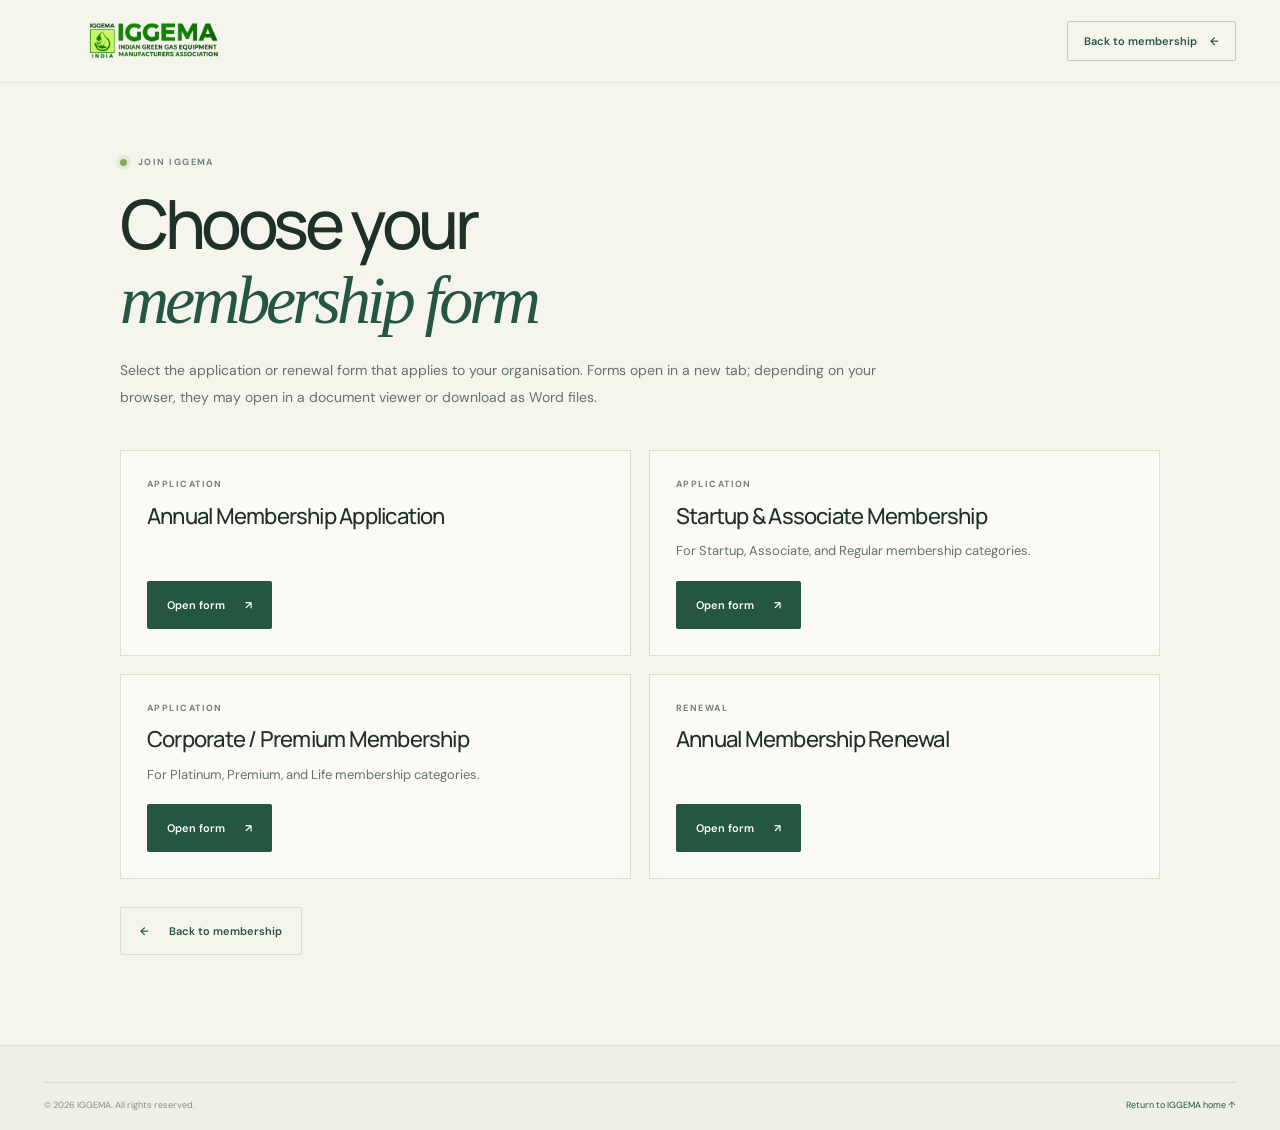
<file: membership-forms.html>
<!DOCTYPE html>
<html lang="en">
<head>
  <meta charset="UTF-8">
  <meta name="viewport" content="width=device-width, initial-scale=1">
  <meta name="theme-color" content="#f5f5ee">
  <meta name="description" content="Choose an IGGEMA membership application or renewal form.">
  <title>Choose a Membership Form — IGGEMA</title>
  <link rel="preconnect" href="https://fonts.googleapis.com">
  <link rel="preconnect" href="https://fonts.gstatic.com" crossorigin>
  <link href="https://fonts.googleapis.com/css2?family=DM+Sans:wght@400;500;600;700&family=Manrope:wght@400;500;600;700;800&display=swap" rel="stylesheet">
  <link rel="stylesheet" href="IGG.css">
  <link rel="stylesheet" href="membership.css">
</head>
<body>
  <a class="skip-link" href="#main-content">Skip to content</a>
  <header class="site-header">
    <nav class="navbar container" aria-label="Main navigation">
      <a class="brand" href="index.html" aria-label="IGGEMA home">
        <img class="brand-logo" src="assets/iggema-logo.png" alt="">
      </a>
      <a class="nav-cta" href="membership.html">Back to membership <span aria-hidden="true">←</span></a>
    </nav>
  </header>

  <main class="charter container form-picker" id="main-content">
    <header class="charter-header">
      <p class="eyebrow"><span class="eyebrow-dot"></span> JOIN IGGEMA</p>
      <h1>Choose your<br><span>membership form</span></h1>
      <p class="charter-intro">Select the application or renewal form that applies to your organisation. Forms open in a new tab; depending on your browser, they may open in a document viewer or download as Word files.</p>
    </header>

    <section class="form-options" aria-label="Available membership forms">
      <article class="form-option">
        <p class="eyebrow">APPLICATION</p>
        <h2>Annual Membership Application</h2>
        <a class="button button-primary" href="IGGEMA_Annual_Membership_Forms_2026.docx" target="_blank" rel="noopener">Open form <span aria-hidden="true">↗</span></a>
      </article>
      <article class="form-option">
        <p class="eyebrow">APPLICATION</p>
        <h2>Startup &amp; Associate Membership</h2>
        <p>For Startup, Associate, and Regular membership categories.</p>
        <a class="button button-primary" href="IGGEMA_Startup_Membership_Forms_2026.docx" target="_blank" rel="noopener">Open form <span aria-hidden="true">↗</span></a>
      </article>
      <article class="form-option">
        <p class="eyebrow">APPLICATION</p>
        <h2>Corporate / Premium Membership</h2>
        <p>For Platinum, Premium, and Life membership categories.</p>
        <a class="button button-primary" href="IGGEMA_Corporate_Membership_Forms_2026.docx" target="_blank" rel="noopener">Open form <span aria-hidden="true">↗</span></a>
      </article>
      <article class="form-option">
        <p class="eyebrow">RENEWAL</p>
        <h2>Annual Membership Renewal</h2>
        <a class="button button-primary" href="IGGEMA_Renewal_Membership_Forms_2026.docx" target="_blank" rel="noopener">Open form <span aria-hidden="true">↗</span></a>
      </article>
    </section>

    <a class="button form-back-button" href="membership.html"><span aria-hidden="true">←</span> Back to membership</a>
  </main>

  <footer class="footer">
    <div class="container footer-bottom">
      <span>© 2026 IGGEMA. All rights reserved.</span>
      <a href="index.html">Return to IGGEMA home ↑</a>
    </div>
  </footer>
</body>
</html>
</file>
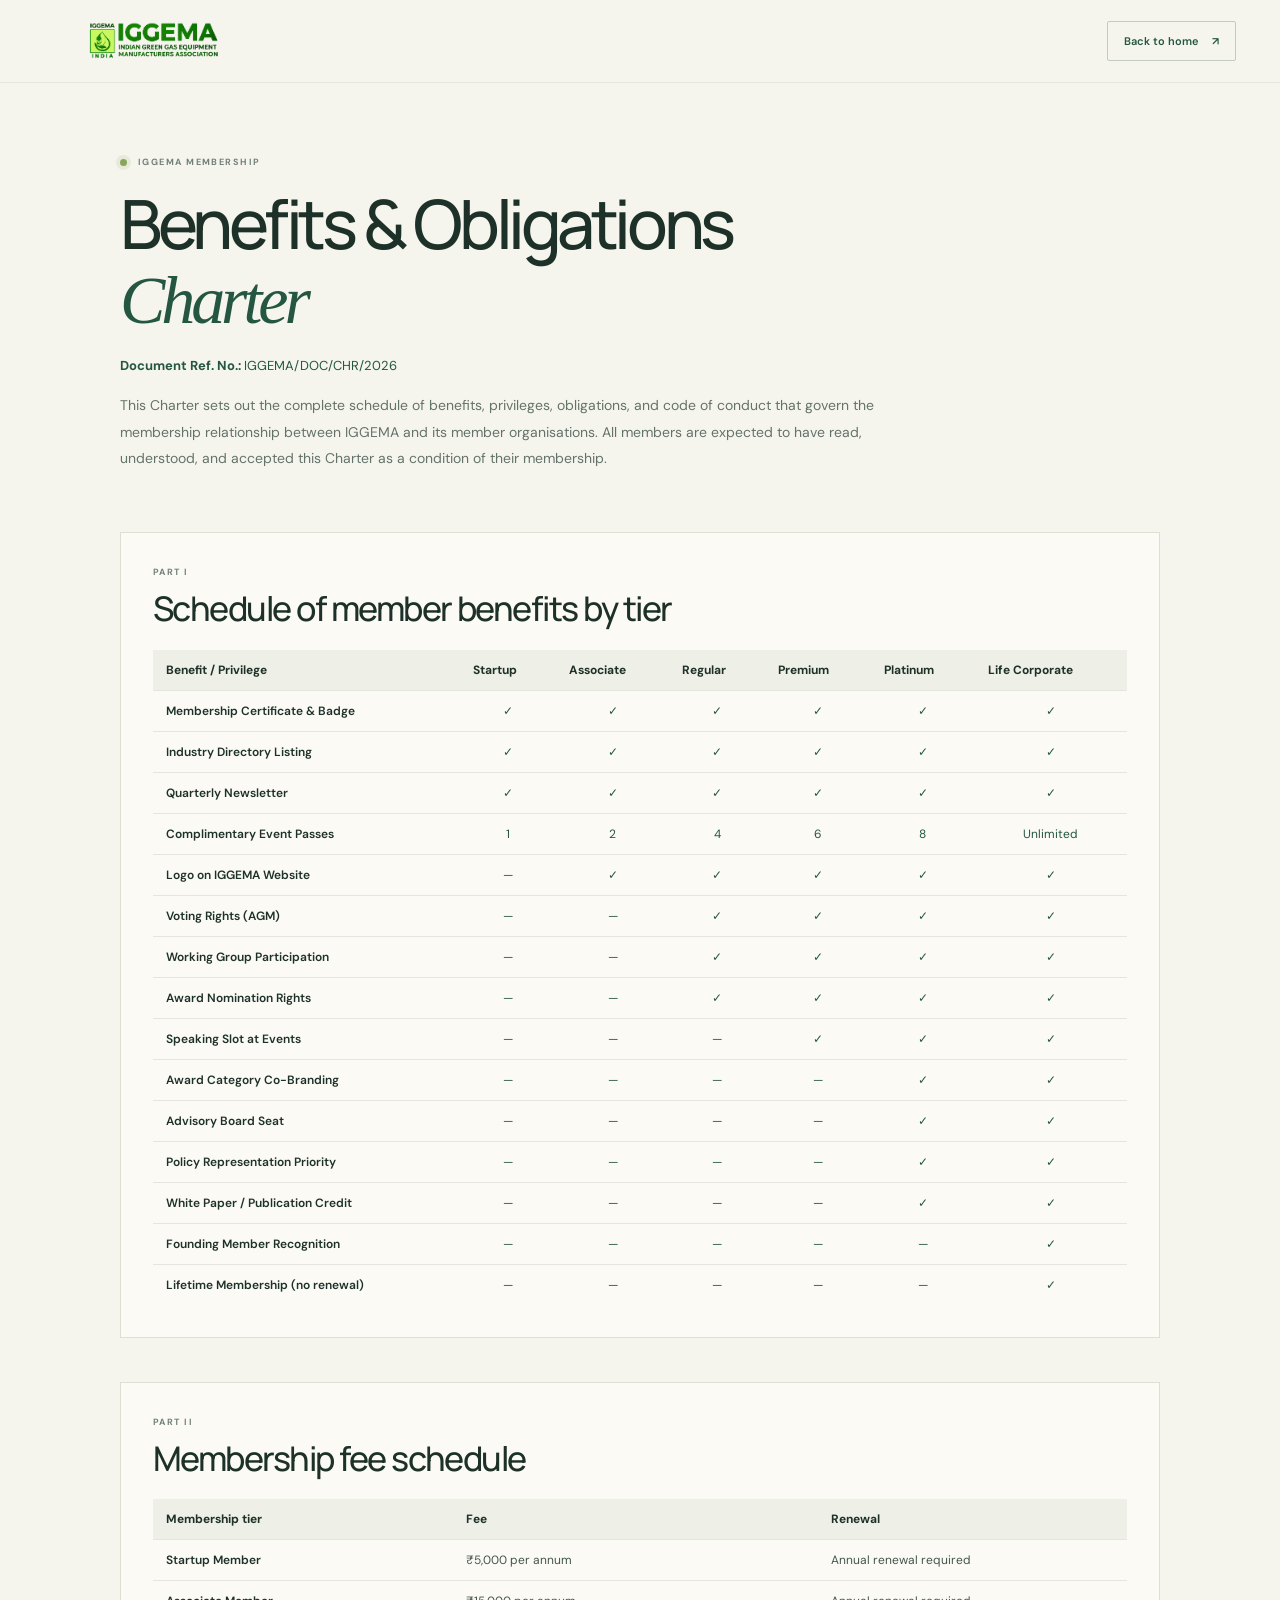
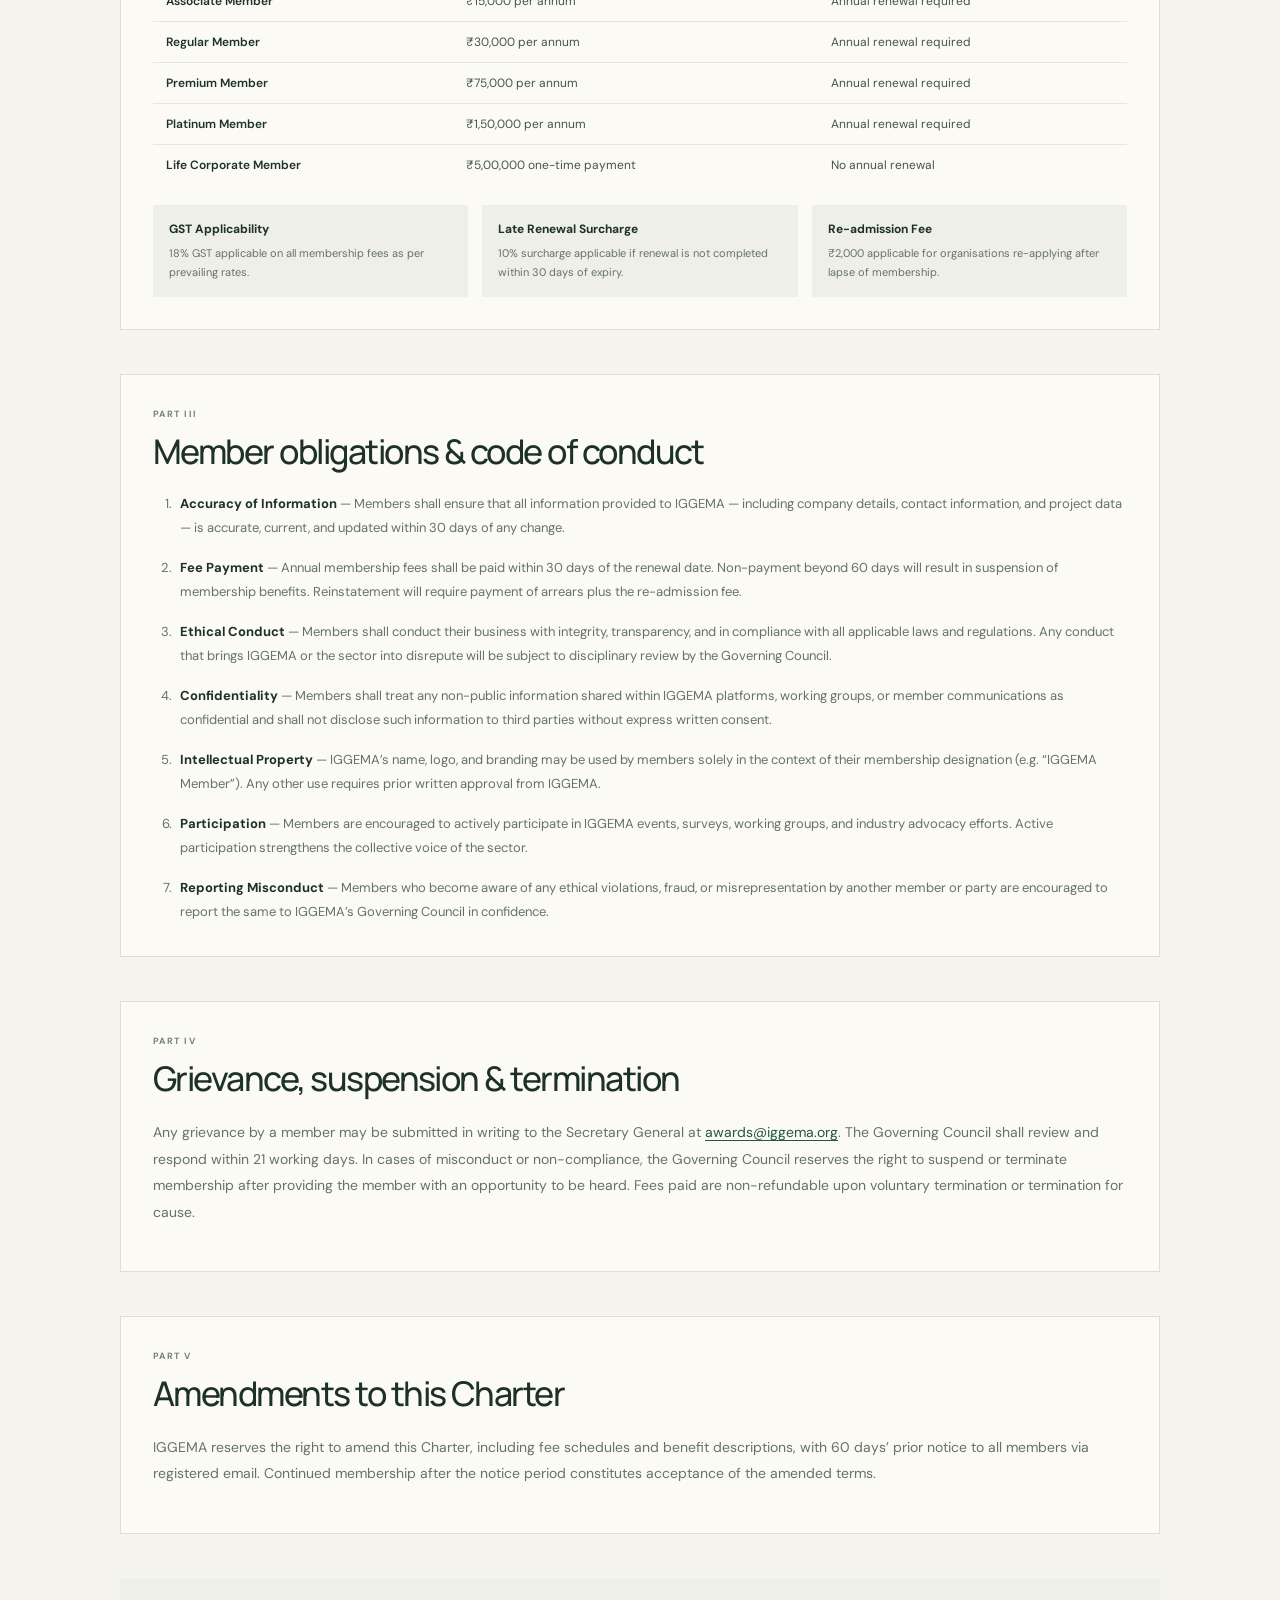
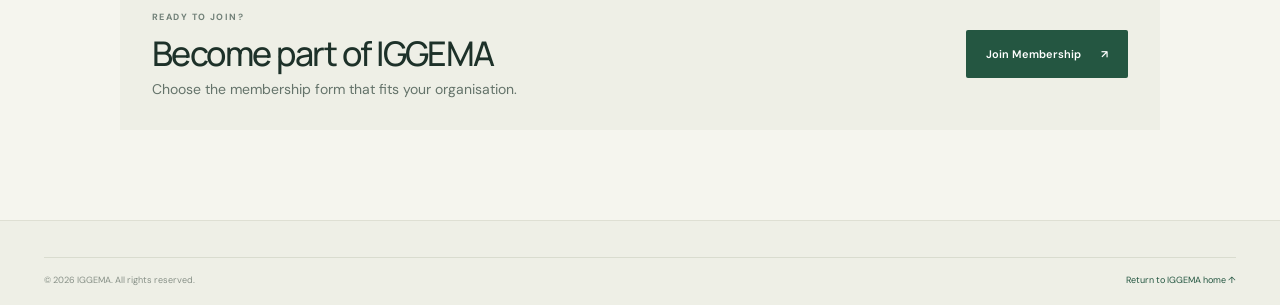
<file: membership.html>
<!DOCTYPE html>
<html lang="en">
<head>
  <meta charset="UTF-8">
  <meta name="viewport" content="width=device-width, initial-scale=1">
  <meta name="theme-color" content="#f5f5ee">
  <meta name="description" content="Review IGGEMA's membership benefits, fee schedule, member obligations, and code of conduct.">
  <title>Membership Benefits &amp; Obligations Charter — IGGEMA</title>
  <link rel="preconnect" href="https://fonts.googleapis.com">
  <link rel="preconnect" href="https://fonts.gstatic.com" crossorigin>
  <link href="https://fonts.googleapis.com/css2?family=DM+Sans:wght@400;500;600;700&family=Manrope:wght@400;500;600;700;800&display=swap" rel="stylesheet">
  <link rel="stylesheet" href="IGG.css">
  <link rel="stylesheet" href="membership.css">
</head>
<body>
  <a class="skip-link" href="#main-content">Skip to content</a>
  <header class="site-header">
    <nav class="navbar container" aria-label="Main navigation">
      <a class="brand" href="index.html" aria-label="IGGEMA home">
        <img class="brand-logo" src="assets/iggema-logo.png" alt="">
      </a>
      <a class="nav-cta" href="index.html">Back to home <span aria-hidden="true">↗</span></a>
    </nav>
  </header>

  <main class="charter container" id="main-content">
    <header class="charter-header">
      <p class="eyebrow"><span class="eyebrow-dot"></span> IGGEMA MEMBERSHIP</p>
      <h1>Benefits &amp; Obligations<br><span>Charter</span></h1>
      <p class="document-ref"><strong>Document Ref. No.:</strong> IGGEMA/DOC/CHR/2026</p>
      <p class="charter-intro">This Charter sets out the complete schedule of benefits, privileges, obligations, and code of conduct that govern the membership relationship between IGGEMA and its member organisations. All members are expected to have read, understood, and accepted this Charter as a condition of their membership.</p>
    </header>

    <section class="charter-section" aria-labelledby="benefits-heading">
      <p class="eyebrow">PART I</p>
      <h2 id="benefits-heading">Schedule of member benefits by tier</h2>
      <div class="table-scroll" tabindex="0" role="region" aria-label="Membership benefits by tier; scroll horizontally to view all tiers">
        <table class="benefits-table">
          <thead>
            <tr>
              <th scope="col">Benefit / Privilege</th>
              <th scope="col">Startup</th>
              <th scope="col">Associate</th>
              <th scope="col">Regular</th>
              <th scope="col">Premium</th>
              <th scope="col">Platinum</th>
              <th scope="col">Life Corporate</th>
            </tr>
          </thead>
          <tbody>
            <tr><th scope="row">Membership Certificate &amp; Badge</th><td>✓</td><td>✓</td><td>✓</td><td>✓</td><td>✓</td><td>✓</td></tr>
            <tr><th scope="row">Industry Directory Listing</th><td>✓</td><td>✓</td><td>✓</td><td>✓</td><td>✓</td><td>✓</td></tr>
            <tr><th scope="row">Quarterly Newsletter</th><td>✓</td><td>✓</td><td>✓</td><td>✓</td><td>✓</td><td>✓</td></tr>
            <tr><th scope="row">Complimentary Event Passes</th><td>1</td><td>2</td><td>4</td><td>6</td><td>8</td><td>Unlimited</td></tr>
            <tr><th scope="row">Logo on IGGEMA Website</th><td>—</td><td>✓</td><td>✓</td><td>✓</td><td>✓</td><td>✓</td></tr>
            <tr><th scope="row">Voting Rights (AGM)</th><td>—</td><td>—</td><td>✓</td><td>✓</td><td>✓</td><td>✓</td></tr>
            <tr><th scope="row">Working Group Participation</th><td>—</td><td>—</td><td>✓</td><td>✓</td><td>✓</td><td>✓</td></tr>
            <tr><th scope="row">Award Nomination Rights</th><td>—</td><td>—</td><td>✓</td><td>✓</td><td>✓</td><td>✓</td></tr>
            <tr><th scope="row">Speaking Slot at Events</th><td>—</td><td>—</td><td>—</td><td>✓</td><td>✓</td><td>✓</td></tr>
            <tr><th scope="row">Award Category Co-Branding</th><td>—</td><td>—</td><td>—</td><td>—</td><td>✓</td><td>✓</td></tr>
            <tr><th scope="row">Advisory Board Seat</th><td>—</td><td>—</td><td>—</td><td>—</td><td>✓</td><td>✓</td></tr>
            <tr><th scope="row">Policy Representation Priority</th><td>—</td><td>—</td><td>—</td><td>—</td><td>✓</td><td>✓</td></tr>
            <tr><th scope="row">White Paper / Publication Credit</th><td>—</td><td>—</td><td>—</td><td>—</td><td>✓</td><td>✓</td></tr>
            <tr><th scope="row">Founding Member Recognition</th><td>—</td><td>—</td><td>—</td><td>—</td><td>—</td><td>✓</td></tr>
            <tr><th scope="row">Lifetime Membership (no renewal)</th><td>—</td><td>—</td><td>—</td><td>—</td><td>—</td><td>✓</td></tr>
          </tbody>
        </table>
      </div>
    </section>

    <section class="charter-section" aria-labelledby="fees-heading">
      <p class="eyebrow">PART II</p>
      <h2 id="fees-heading">Membership fee schedule</h2>
      <div class="table-scroll">
        <table class="fees-table">
          <thead><tr><th scope="col">Membership tier</th><th scope="col">Fee</th><th scope="col">Renewal</th></tr></thead>
          <tbody>
            <tr><th scope="row">Startup Member</th><td>₹5,000 per annum</td><td>Annual renewal required</td></tr>
            <tr><th scope="row">Associate Member</th><td>₹15,000 per annum</td><td>Annual renewal required</td></tr>
            <tr><th scope="row">Regular Member</th><td>₹30,000 per annum</td><td>Annual renewal required</td></tr>
            <tr><th scope="row">Premium Member</th><td>₹75,000 per annum</td><td>Annual renewal required</td></tr>
            <tr><th scope="row">Platinum Member</th><td>₹1,50,000 per annum</td><td>Annual renewal required</td></tr>
            <tr><th scope="row">Life Corporate Member</th><td>₹5,00,000 one-time payment</td><td>No annual renewal</td></tr>
          </tbody>
        </table>
      </div>
      <dl class="fee-notes">
        <div><dt>GST Applicability</dt><dd>18% GST applicable on all membership fees as per prevailing rates.</dd></div>
        <div><dt>Late Renewal Surcharge</dt><dd>10% surcharge applicable if renewal is not completed within 30 days of expiry.</dd></div>
        <div><dt>Re-admission Fee</dt><dd>₹2,000 applicable for organisations re-applying after lapse of membership.</dd></div>
      </dl>
    </section>

    <section class="charter-section" aria-labelledby="obligations-heading">
      <p class="eyebrow">PART III</p>
      <h2 id="obligations-heading">Member obligations &amp; code of conduct</h2>
      <ol class="obligations-list">
        <li><strong>Accuracy of Information</strong> — Members shall ensure that all information provided to IGGEMA — including company details, contact information, and project data — is accurate, current, and updated within 30 days of any change.</li>
        <li><strong>Fee Payment</strong> — Annual membership fees shall be paid within 30 days of the renewal date. Non-payment beyond 60 days will result in suspension of membership benefits. Reinstatement will require payment of arrears plus the re-admission fee.</li>
        <li><strong>Ethical Conduct</strong> — Members shall conduct their business with integrity, transparency, and in compliance with all applicable laws and regulations. Any conduct that brings IGGEMA or the sector into disrepute will be subject to disciplinary review by the Governing Council.</li>
        <li><strong>Confidentiality</strong> — Members shall treat any non-public information shared within IGGEMA platforms, working groups, or member communications as confidential and shall not disclose such information to third parties without express written consent.</li>
        <li><strong>Intellectual Property</strong> — IGGEMA’s name, logo, and branding may be used by members solely in the context of their membership designation (e.g. “IGGEMA Member”). Any other use requires prior written approval from IGGEMA.</li>
        <li><strong>Participation</strong> — Members are encouraged to actively participate in IGGEMA events, surveys, working groups, and industry advocacy efforts. Active participation strengthens the collective voice of the sector.</li>
        <li><strong>Reporting Misconduct</strong> — Members who become aware of any ethical violations, fraud, or misrepresentation by another member or party are encouraged to report the same to IGGEMA’s Governing Council in confidence.</li>
      </ol>
    </section>

    <section class="charter-section" aria-labelledby="grievance-heading">
      <p class="eyebrow">PART IV</p>
      <h2 id="grievance-heading">Grievance, suspension &amp; termination</h2>
      <p>Any grievance by a member may be submitted in writing to the Secretary General at <a href="mailto:awards@iggema.org">awards@iggema.org</a>. The Governing Council shall review and respond within 21 working days. In cases of misconduct or non-compliance, the Governing Council reserves the right to suspend or terminate membership after providing the member with an opportunity to be heard. Fees paid are non-refundable upon voluntary termination or termination for cause.</p>
    </section>

    <section class="charter-section" aria-labelledby="amendments-heading">
      <p class="eyebrow">PART V</p>
      <h2 id="amendments-heading">Amendments to this Charter</h2>
      <p>IGGEMA reserves the right to amend this Charter, including fee schedules and benefit descriptions, with 60 days’ prior notice to all members via registered email. Continued membership after the notice period constitutes acceptance of the amended terms.</p>
    </section>

    <section class="join-membership" aria-labelledby="join-membership-heading">
      <div>
        <p class="eyebrow">READY TO JOIN?</p>
        <h2 id="join-membership-heading">Become part of IGGEMA</h2>
        <p>Choose the membership form that fits your organisation.</p>
      </div>
      <a class="button button-primary" href="membership-forms.html">Join Membership <span aria-hidden="true">↗</span></a>
    </section>
  </main>

  <footer class="footer">
    <div class="container footer-bottom">
      <span>© 2026 IGGEMA. All rights reserved.</span>
      <a href="index.html">Return to IGGEMA home ↑</a>
    </div>
  </footer>
</body>
</html>
</file>
<file: IGG.css>
:root {
  color-scheme: light;
  --paper: #f5f5ee;
  --white: #fffefa;
  --ink: #1d3129;
  --muted: #64736a;
  --green: #245641;
  --green-dark: #193e30;
  --lime: #d3ed88;
  --line: #dedfd3;
  --serif: Georgia, "Times New Roman", serif;
  --sans: "DM Sans", "Segoe UI", sans-serif;
  --display: "Manrope", "DM Sans", sans-serif;
}

* { box-sizing: border-box; }

.skip-link {
  position: absolute;
  z-index: 20;
  top: 8px;
  left: 8px;
  padding: 10px 14px;
  transform: translateY(-150%);
  background: var(--green-dark);
  color: white;
  font-size: 12px;
}

.skip-link:focus { transform: translateY(0); }

html {
  scroll-behavior: smooth;
  scroll-padding-top: 6rem;
}

body {
  margin: 0;
  background: var(--paper);
  color: var(--ink);
  font-family: var(--sans);
  -webkit-font-smoothing: antialiased;
}

a { color: inherit; }

.container {
  width: min(1192px, calc(100% - 64px));
  margin-inline: auto;
}

.site-header {
  position: sticky;
  z-index: 10;
  top: 0;
  background: rgba(245, 245, 238, .94);
  backdrop-filter: blur(14px);
  border-bottom: 1px solid rgba(29, 49, 41, .08);
}

.navbar {
  min-height: 82px;
  display: flex;
  align-items: center;
  justify-content: space-between;
  gap: 24px;
}

.brand {
  display: inline-flex;
  align-items: center;
  gap: 10px;
  flex: 0 0 auto;
  color: var(--green-dark);
  text-decoration: none;
}

.brand-logo {
  display: block;
  width: 220px;
  height: auto;
}

.nav-links {
  display: flex;
  align-items: center;
  justify-content: center;
  gap: clamp(8px, 1.1vw, 14px);
  margin: 0;
  padding: 0;
  list-style: none;
}

.nav-links a,
.region-dropdown summary {
  color: #43564c;
  font-size: 12px;
  font-weight: 500;
  text-decoration: none;
  transition: color .2s ease;
}

.nav-links a:hover,
.nav-links a[aria-current="page"],
.region-dropdown summary:hover,
.region-dropdown summary:focus-visible { color: var(--green); }

.region-dropdown { position: relative; }

.region-dropdown summary {
  display: flex;
  align-items: center;
  gap: 5px;
  cursor: pointer;
  list-style: none;
  white-space: nowrap;
}

.region-dropdown summary::-webkit-details-marker { display: none; }
.region-dropdown summary::after { content: "⌄"; font-size: 11px; }

.regions-menu {
  position: absolute;
  z-index: 12;
  top: 100%;
  left: -16px;
  display: none;
  width: 145px;
  margin: 0;
  padding: 10px 7px 7px;
  border: 1px solid var(--line);
  background: var(--white);
  box-shadow: 0 12px 28px rgba(29, 49, 41, .12);
  list-style: none;
}

.region-dropdown:hover .regions-menu,
.region-dropdown:focus-within .regions-menu,
.region-dropdown details[open] .regions-menu { display: grid; }

.regions-menu li {
  padding: 9px 10px;
  color: #43564c;
  font-size: 11px;
  text-transform: capitalize;
}

.regions-menu li + li { border-top: 1px solid #eeefe6; }
.regions-menu li:hover { background: #f0f2e9; color: var(--green); }

.nav-cta {
  display: inline-flex;
  align-items: center;
  gap: 13px;
  padding: 12px 16px;
  border: 1px solid rgba(36, 86, 65, .25);
  border-radius: 2px;
  color: var(--green);
  font-size: 11px;
  font-weight: 600;
  text-decoration: none;
  white-space: nowrap;
  transition: background .2s, color .2s;
}

.nav-cta:hover { background: var(--green); color: white; }

.hero {
  position: relative;
  min-height: 560px;
  display: grid;
  grid-template-columns: .94fr 1.06fr;
  align-items: center;
  gap: 5.5%;
  padding-top: 56px;
  padding-bottom: 65px;
}

.hero-copy { position: relative; z-index: 1; padding-bottom: 12px; }

.eyebrow {
  display: flex;
  align-items: center;
  gap: 11px;
  margin: 0 0 22px;
  color: #718078;
  font-size: 9px;
  font-weight: 700;
  letter-spacing: .16em;
  line-height: 1.6;
}

.eyebrow-dot {
  width: 7px;
  height: 7px;
  border-radius: 50%;
  background: #88a55c;
  box-shadow: 0 0 0 4px rgba(136, 165, 92, .13);
}

h1, h2, h3, p { margin-top: 0; }

h1, h2 {
  color: var(--ink);
  font-family: var(--display);
  font-weight: 500;
  letter-spacing: -.065em;
}

h1 {
  margin-bottom: 20px;
  font-size: clamp(49px, 6.05vw, 78px);
  line-height: 1.04;
}

h1 > span, h2 > span {
  color: var(--green);
  font-family: var(--serif);
  font-weight: 400;
  font-style: italic;
  letter-spacing: -.06em;
}

.hero-description {
  max-width: 425px;
  margin-bottom: 29px;
  color: #65756a;
  font-size: 14px;
  line-height: 1.9;
}

.hero-actions {
  display: flex;
  align-items: center;
  flex-wrap: wrap;
  gap: 23px;
}

.button {
  display: inline-flex;
  min-height: 48px;
  align-items: center;
  justify-content: center;
  gap: 20px;
  padding: 0 19px;
  border: 1px solid transparent;
  border-radius: 2px;
  font-size: 11px;
  font-weight: 600;
  text-decoration: none;
  transition: transform .2s, background .2s, border-color .2s;
}

.button:hover { transform: translateY(-2px); }
.button-primary { background: var(--green); color: white; }
.button-primary:hover { background: var(--green-dark); }
.button-light { border-color: rgba(255,255,255,.46); color: white; }
.button-light:hover { background: rgba(255,255,255,.1); }

.text-link {
  display: inline-flex;
  align-items: center;
  gap: 10px;
  color: var(--green-dark);
  font-size: 11px;
  font-weight: 600;
  text-decoration: none;
}

.text-link span, .service-card a span { transition: transform .2s; }
.text-link:hover span, .service-card a:hover span { transform: translateX(4px); }

.hero-note {
  display: flex;
  align-items: center;
  gap: 9px;
  margin-top: 54px;
  color: #758178;
  font-size: 10px;
}

.note-icon { color: #809d55; font-size: 16px; }

.hero-visual {
  position: relative;
  min-width: 0;
  height: 440px;
  background: #71816a;
}

.hero-visual > img {
  width: 100%;
  height: 100%;
  display: block;
  object-fit: cover;
  object-position: 52% center;
}

.image-wash {
  position: absolute;
  inset: 0;
  background: linear-gradient(180deg, transparent 40%, rgba(12, 31, 23, .3));
}

.visual-card {
  position: absolute;
  right: -25px;
  bottom: 36px;
  display: grid;
  grid-template-columns: 31px 1fr;
  align-items: center;
  width: 221px;
  padding: 17px;
  background: var(--white);
  box-shadow: 0 15px 40px rgba(17, 34, 24, .12);
}

.visual-card-icon {
  grid-row: span 2;
  align-self: start;
  color: #7d9857;
  font-size: 21px;
}

.visual-card > span:nth-child(2) { color: var(--muted); font-size: 9px; }
.visual-card strong { margin-top: 4px; font-size: 11px; font-weight: 600; }

.visual-caption {
  position: absolute;
  bottom: 17px;
  left: 19px;
  color: white;
  font-size: 8px;
  letter-spacing: .15em;
}

.section-pad { padding: 80px 0; }

.intro {
  background: #eeefe6;
  border-top: 1px solid #e8e9df;
  border-bottom: 1px solid #e8e9df;
}

.intro-grid, .contact-grid {
  display: grid;
  grid-template-columns: .95fr 1.05fr;
  gap: 9%;
}

.intro .eyebrow, .contact .eyebrow, .services .eyebrow { margin-bottom: 21px; }
.eyebrow-line { display: inline-block; width: 34px; height: 1px; background: #aab4a5; }

.about-image {
  display: block;
  width: 100%;
  height: 205px;
  margin-top: 20px;
  object-fit: cover;
  object-position: center 45%;
}

h2 {
  margin-bottom: 0;
  font-size: clamp(38px, 4.5vw, 54px);
  line-height: 1.12;
}

.intro-copy { padding-top: 19px; }
.intro-copy p, .contact-copy > p:not(.lead) {
  color: #6a776e;
  font-size: 12px;
  line-height: 1.95;
}

.intro-copy .lead, .contact-copy .lead {
  margin-bottom: 14px;
  color: var(--ink);
  font-family: var(--display);
  font-size: 17px;
  font-weight: 600;
  letter-spacing: -.025em;
  line-height: 1.5;
}

.dark-link { margin-top: 6px; }

.values-strip {
  display: grid;
  grid-template-columns: repeat(3, 1fr);
  margin-top: 56px;
  border-top: 1px solid #d9dccf;
}

.value-item {
  display: grid;
  grid-template-columns: 37px 1fr;
  padding: 22px 18px 0 0;
}

.value-item + .value-item { padding-left: 25px; border-left: 1px solid #d9dccf; }
.value-item > span { grid-row: span 2; color: #85917f; font-size: 9px; }
.value-item strong { font-family: var(--display); font-size: 12px; font-weight: 600; }
.value-item small { margin-top: 6px; color: #788279; font-size: 10px; }

.section-heading {
  display: flex;
  align-items: end;
  justify-content: space-between;
  gap: 40px;
  margin-bottom: 34px;
}

.section-aside {
  max-width: 320px;
  margin-bottom: 4px;
  color: #6a776e;
  font-size: 12px;
  line-height: 1.9;
}

.focus {
  background: #eeefe6;
  border-top: 1px solid #e8e9df;
  border-bottom: 1px solid #e8e9df;
}

.focus-grid {
  display: grid;
  grid-template-columns: repeat(4, 1fr);
  border-top: 1px solid #d9dccf;
  border-bottom: 1px solid #d9dccf;
}

.focus-card {
  min-height: 190px;
  padding: 20px 20px 22px;
}

.focus-image {
  display: block;
  width: 100%;
  height: 118px;
  margin: 14px 0 12px;
  object-fit: cover;
}

.focus-card + .focus-card { border-left: 1px solid #d9dccf; }
.focus-index { color: #85917f; font-size: 9px; }
.focus-card h3 { margin: 0 0 9px; font-family: var(--display); font-size: 15px; font-weight: 600; letter-spacing: -.035em; }
.focus-card p { margin: 0; color: #6a776e; font-size: 11px; line-height: 1.8; }

.services-grid { display: grid; grid-template-columns: repeat(3, 1fr); gap: 15px; }

.service-card {
  min-height: 260px;
  padding: 24px 23px;
  border: 1px solid var(--line);
  background: rgba(255, 254, 250, .55);
  transition: transform .22s, box-shadow .22s, background .22s;
}

.service-card:hover {
  transform: translateY(-4px);
  background: var(--white);
  box-shadow: 0 14px 30px rgba(29, 49, 41, .06);
}

.service-card-featured { background: #eeefe6; }
.card-number { color: #7c897f; font-size: 8px; font-weight: 600; letter-spacing: .13em; }

.service-image {
  display: block;
  width: 100%;
  height: 112px;
  margin-top: 16px;
  object-fit: cover;
}

.service-icon {
  display: grid;
  width: 39px;
  height: 39px;
  place-items: center;
  margin-top: 24px;
  border: 1px solid #d5dacd;
  border-radius: 50%;
  color: var(--green);
  font-size: 16px;
}

.service-card h3 {
  margin: 16px 0 9px;
  font-family: var(--display);
  font-size: 16px;
  font-weight: 600;
  letter-spacing: -.035em;
}

.service-card p {
  min-height: 57px;
  margin-bottom: 17px;
  color: #727d73;
  font-size: 11px;
  line-height: 1.75;
}

.service-card > a {
  display: inline-flex;
  align-items: center;
  gap: 8px;
  color: var(--green);
  font-size: 10px;
  font-weight: 600;
  text-decoration: none;
}

.membership { padding-top: 70px; padding-bottom: 70px; }

.membership-panel {
  position: relative;
  min-height: 300px;
  overflow: hidden;
  display: flex;
  align-items: center;
  padding: 46px 8%;
  background: #78906a;
  color: white;
}

.membership-content { position: relative; z-index: 1; max-width: 470px; }
.membership .eyebrow { color: #e2e8d7; }
.membership h2 { color: white; font-size: clamp(39px, 4.6vw, 55px); }
.membership h2 > span { color: #e2edbd; }
.membership-content > p:not(.eyebrow) { max-width: 410px; margin: 17px 0 22px; color: #f1f3eb; font-size: 12px; line-height: 1.85; }

.membership-decoration {
  position: absolute;
  top: -105px;
  right: 19%;
  display: flex;
  gap: 20px;
  color: rgba(234, 241, 220, .16);
  font-family: var(--serif);
  font-size: 360px;
  font-style: italic;
  line-height: 1;
  transform: rotate(12deg);
}

.membership-decoration span:nth-child(2) { margin-top: 100px; color: rgba(234, 241, 220, .1); }
.membership-decoration span:nth-child(3) { margin-top: -50px; color: rgba(234, 241, 220, .08); }

.membership-stamp {
  position: absolute;
  right: 9%;
  display: grid;
  width: 122px;
  height: 122px;
  place-content: center;
  justify-items: center;
  border: 1px solid rgba(255,255,255,.65);
  border-radius: 50%;
  color: white;
  font-size: 8px;
  font-weight: 600;
  letter-spacing: .13em;
  line-height: 1.5;
  text-align: center;
  transform: rotate(9deg);
}

.stamp-star { margin: 3px 0; color: var(--lime); font-size: 17px; }

.contact { padding-top: 5px; padding-bottom: 72px; }
.contact-copy { padding-top: 12px; }
.contact-copy > p:not(.lead) { max-width: 410px; margin-bottom: 23px; }
.contact-details { display: grid; gap: 8px; margin: 0 0 23px; }
.contact-details p { display: grid; grid-template-columns: 76px 1fr; gap: 12px; margin: 0; color: #6a776e; font-size: 12px; line-height: 1.7; }
.contact-details strong { color: var(--ink); font-weight: 600; }
.contact-details a { color: var(--green); text-decoration-thickness: 1px; text-underline-offset: 3px; }
.contact-note { margin: 12px 0 0 !important; color: #8a948b !important; font-size: 9px !important; }

.footer {
  padding: 36px 0 19px;
  border-top: 1px solid var(--line);
  background: #eeefe6;
}

.footer-main {
  display: grid;
  grid-template-columns: 1fr 1fr 1fr;
  align-items: center;
  padding-bottom: 28px;
}

.footer-main > p { margin: 0; color: #69766c; font-size: 10px; line-height: 1.8; }
.back-top { justify-self: end; color: var(--green); font-size: 8px; font-weight: 600; letter-spacing: .13em; text-decoration: none; }
.back-top span { margin-left: 8px; font-size: 13px; }

.footer-bottom {
  display: flex;
  justify-content: space-between;
  padding-top: 16px;
  border-top: 1px solid #d9dccf;
  color: #879087;
  font-size: 9px;
}

.footer-leaf { color: #738a54; }

:focus-visible { outline: 3px solid #819e5c; outline-offset: 4px; }

@media (min-width: 1440px) {
  .hero { min-height: 600px; }
  .hero-visual { height: 460px; }
}

@media (max-width: 980px) {
  .container { width: min(100% - 48px, 760px); }
  .navbar { min-height: 74px; gap: 14px; }
  .brand { gap: 7px; }
  .brand-logo { width: 190px; }
  .nav-links { gap: 8px; }
  .nav-links a { font-size: 11px; }
  .nav-cta { padding: 10px 11px; gap: 8px; font-size: 10px; }
  .hero { min-height: 500px; gap: 4%; }
  .hero-visual { height: 380px; }
  .hero-note { margin-top: 37px; }
  .section-pad { padding: 66px 0; }
  .membership-stamp { right: 6%; width: 103px; height: 103px; }
}

@media (max-width: 720px) {
  html { scroll-padding-top: 9rem; }
  .container { width: calc(100% - 40px); }
  .navbar { min-height: auto; flex-wrap: wrap; padding-top: 13px; padding-bottom: 12px; row-gap: 9px; }
  .brand { margin-right: auto; }
  .nav-cta { padding: 9px 10px; }
  .nav-links {
    order: 3;
    width: 100%;
    justify-content: flex-start;
    gap: 10px;
    overflow-x: auto;
    scrollbar-width: none;
  }
  .nav-links::-webkit-scrollbar { display: none; }
  .nav-links a,
  .region-dropdown summary { display: block; padding: 5px 0; font-size: 10px; white-space: nowrap; }
  .region-dropdown summary::after { margin-left: 2px; }
  .regions-menu { top: 100%; left: -8px; }
  .hero { grid-template-columns: 1fr; gap: 24px; min-height: 0; padding-top: 52px; padding-bottom: 48px; }
  .hero-copy { padding-bottom: 0; }
  h1 { font-size: clamp(49px, 11vw, 72px); }
  .hero-description { max-width: 500px; }
  .hero-note { margin-top: 28px; }
  .hero-visual { height: min(58vw, 390px); min-height: 260px; margin-right: 14px; }
  .visual-card { right: -14px; bottom: 26px; }
  .section-pad { padding: 52px 0; }
  .intro-grid, .contact-grid { grid-template-columns: 1fr; gap: 20px; }
  .intro-copy, .contact-copy { padding-top: 0; }
  .about-image { height: min(52vw, 260px); }
  .values-strip { margin-top: 38px; }
  .value-item { grid-template-columns: 27px 1fr; padding-right: 9px; }
  .value-item + .value-item { padding-left: 12px; }
  .value-item strong { font-size: 10px; }
  .value-item small { font-size: 9px; line-height: 1.5; }
  .section-heading { align-items: start; flex-direction: column; gap: 13px; margin-bottom: 23px; }
  .section-aside { max-width: 460px; margin: 0; }
  .focus-grid { grid-template-columns: repeat(2, 1fr); }
  .focus-card { min-height: 170px; padding: 18px 14px; }
  .focus-card:nth-child(3) { border-left: 0; border-top: 1px solid #d9dccf; }
  .focus-card:nth-child(4) { border-top: 1px solid #d9dccf; }
  .focus-image { height: 130px; }
  .services-grid { grid-template-columns: 1fr; gap: 11px; }
  .service-card { min-height: auto; padding: 22px; }
  .service-image { height: 180px; }
  .service-icon { margin-top: 17px; }
  .service-card p { min-height: 0; }
  .membership { padding: 48px 0; }
  .membership-panel { min-height: 330px; padding: 36px 30px; }
  .membership-stamp { right: 6%; bottom: 22px; width: 78px; height: 78px; font-size: 6px; }
  .membership-decoration { top: 45px; right: -5%; font-size: 200px; }
  .contact { padding-top: 5px; padding-bottom: 52px; }
}

@media (max-width: 430px) {
  .container { width: calc(100% - 32px); }
  .brand-logo { width: 170px; }
  .nav-cta { font-size: 9px; }
  .hero { padding-top: 44px; }
  .eyebrow { font-size: 8px; letter-spacing: .12em; }
  h1 { font-size: 48px; }
  h2 { font-size: 40px; }
  .about-image { height: 190px; }
  .service-image { height: 150px; }
  .hero-actions { align-items: flex-start; flex-direction: column; gap: 17px; }
  .hero-visual { min-height: 240px; }
  .visual-card { width: 190px; padding: 13px; }
  .values-strip { grid-template-columns: 1fr; gap: 0; }
  .focus-grid { grid-template-columns: 1fr; }
  .focus-card, .focus-card + .focus-card,
  .focus-card:nth-child(3), .focus-card:nth-child(4) {
    min-height: 0;
    padding: 17px 0;
    border-left: 0;
    border-top: 1px solid #d9dccf;
  }
  .focus-card:first-child { border-top: 0; }
  .focus-card h3 { margin: 12px 0 6px; }
  .value-item, .value-item + .value-item { min-height: 67px; padding: 15px 0 0; border-left: 0; border-top: 1px solid #d9dccf; }
  .value-item > span { grid-row: span 2; }
  .membership-panel { min-height: 390px; padding: 34px 22px; }
  .membership-stamp { right: 6%; bottom: 15px; }
  .footer-main { grid-template-columns: 1fr auto; row-gap: 16px; }
  .footer-main > p { grid-column: 1; grid-row: 2; }
  .back-top { grid-column: 2; grid-row: 1 / span 2; }
  .footer-bottom { gap: 12px; font-size: 8px; }
}

@media (prefers-reduced-motion: reduce) {
  *, *::before, *::after { scroll-behavior: auto !important; transition-duration: .01ms !important; }
}
</file>
<file: membership.css>
.charter {
  max-width: 1040px;
  padding-top: 72px;
  padding-bottom: 90px;
}

.charter-header {
  max-width: 790px;
  margin-bottom: 60px;
}

.charter-header .eyebrow { margin-bottom: 18px; }
.charter-header h1 { margin-bottom: 20px; font-size: clamp(42px, 6vw, 68px); line-height: 1.08; }
.charter-header h1 span { color: var(--green); font-family: var(--serif); font-style: italic; font-weight: 400; }
.document-ref { margin-bottom: 18px; color: var(--green); font-size: 13px; }
.charter-intro, .charter-section > p:not(.eyebrow) { color: #64736a; font-size: 14px; line-height: 1.9; }

.charter-section {
  margin-top: 44px;
  padding: 32px;
  border: 1px solid var(--line);
  background: rgba(255, 254, 250, .68);
}

.charter-section > .eyebrow { margin-bottom: 10px; color: #718078; }
.charter-section h2 { margin: 0 0 22px; font-size: clamp(25px, 3.2vw, 34px); letter-spacing: -.045em; }
.table-scroll { overflow-x: auto; overscroll-behavior-inline: contain; }
.table-scroll:focus-visible { outline: 3px solid #819e5c; outline-offset: 3px; }

.benefits-table, .fees-table {
  width: 100%;
  border-collapse: collapse;
  color: #43564c;
  font-size: 12px;
  text-align: left;
}

.benefits-table { min-width: 850px; }
.fees-table { min-width: 560px; }
.benefits-table th, .benefits-table td, .fees-table th, .fees-table td { padding: 12px 13px; border-bottom: 1px solid #e5e6dd; }
.benefits-table thead, .fees-table thead { background: #eeefe6; color: var(--ink); }
.benefits-table thead th, .fees-table thead th { font-weight: 700; }
.benefits-table tbody th, .fees-table tbody th { color: var(--ink); font-weight: 600; }
.benefits-table tbody td { color: var(--green); text-align: center; }
.benefits-table tbody tr:last-child th, .benefits-table tbody tr:last-child td,
.fees-table tbody tr:last-child th, .fees-table tbody tr:last-child td { border-bottom: 0; }

.fee-notes { display: grid; grid-template-columns: repeat(3, 1fr); gap: 14px; margin: 20px 0 0; }
.fee-notes > div { padding: 16px; background: #eeefe6; }
.fee-notes dt { margin-bottom: 7px; color: var(--ink); font-size: 12px; font-weight: 700; }
.fee-notes dd { margin: 0; color: #64736a; font-size: 11px; line-height: 1.7; }

.obligations-list { display: grid; gap: 16px; margin: 0; padding-left: 22px; color: #64736a; font-size: 13px; line-height: 1.85; }
.obligations-list li { padding-left: 5px; }
.obligations-list strong { color: var(--ink); }
.charter-section > p a { color: var(--green); text-underline-offset: 3px; }
.footer-bottom a { color: var(--green); text-decoration: none; }

.join-membership {
  display: flex;
  align-items: center;
  justify-content: space-between;
  gap: 24px;
  margin-top: 44px;
  padding: 32px;
  background: #eeefe6;
}

.join-membership .eyebrow { margin-bottom: 10px; }
.join-membership h2 { margin: 0 0 8px; font-size: clamp(25px, 3.2vw, 34px); letter-spacing: -.045em; }
.join-membership p:last-child { margin: 0; color: #64736a; font-size: 14px; }

.form-picker .charter-header { margin-bottom: 40px; }
.form-options { display: grid; grid-template-columns: repeat(2, minmax(0, 1fr)); gap: 18px; }
.form-option { display: flex; flex-direction: column; align-items: flex-start; padding: 26px; border: 1px solid var(--line); background: rgba(255, 254, 250, .68); }
.form-option .eyebrow { margin-bottom: 12px; color: #718078; }
.form-option h2 { margin: 0 0 12px; font-size: 22px; letter-spacing: -.035em; }
.form-option p:not(.eyebrow) { margin: 0 0 18px; color: #64736a; font-size: 13px; line-height: 1.7; }
.form-option .button { margin-top: auto; }
.form-back-button { margin-top: 28px; border-color: var(--line); color: var(--green); }

@media (max-width: 720px) {
  .charter { width: calc(100% - 40px); padding-top: 48px; padding-bottom: 64px; }
  .charter-header { margin-bottom: 40px; }
  .charter-section { margin-top: 24px; padding: 22px 16px; }
  .fee-notes { grid-template-columns: 1fr; }
  .join-membership { align-items: flex-start; flex-direction: column; margin-top: 24px; padding: 22px 16px; }
  .form-options { grid-template-columns: 1fr; }
}

@media (max-width: 430px) {
  .charter { width: calc(100% - 32px); }
  .charter-header h1 { font-size: 42px; }
}
</file>
